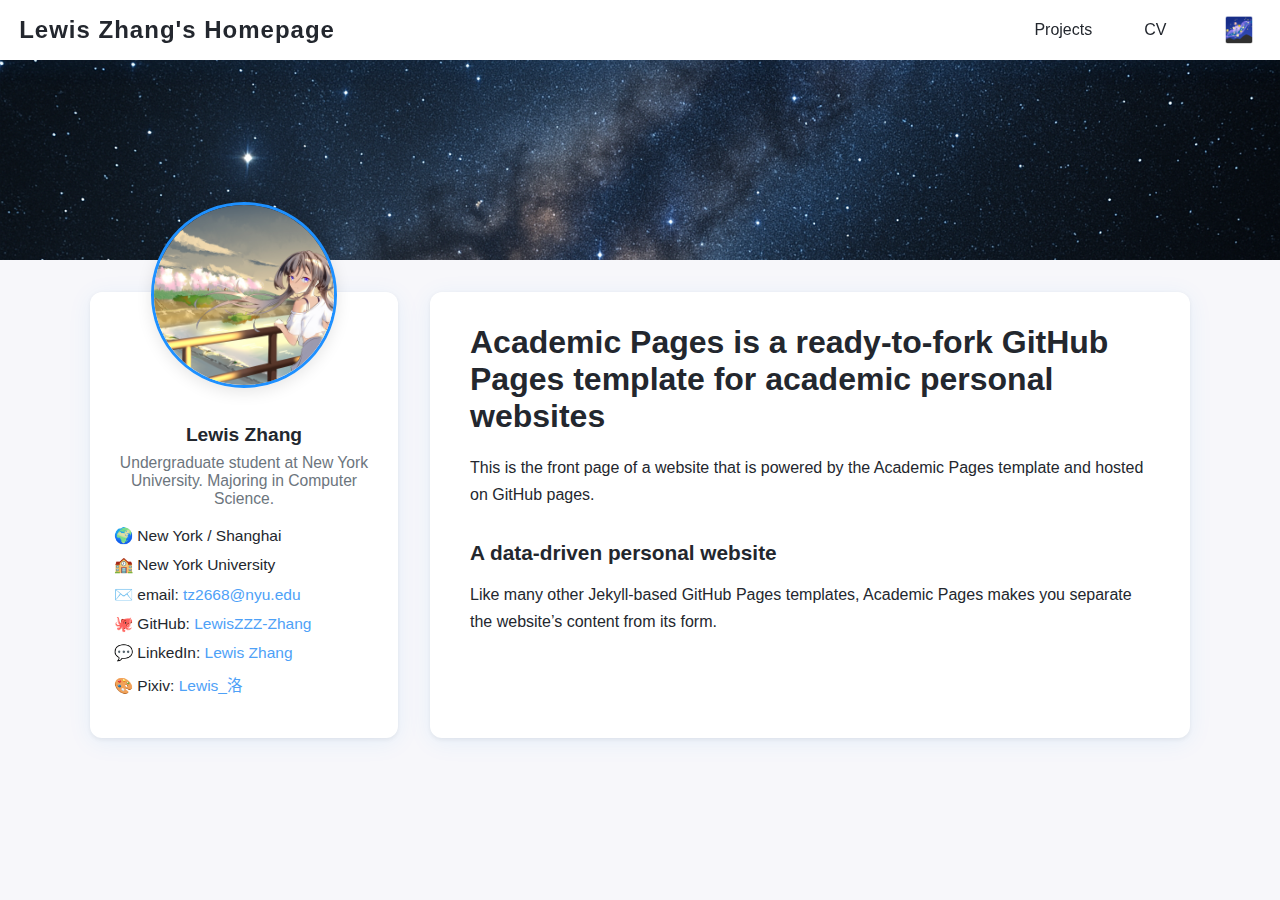
<file: index.html>
<!DOCTYPE html>
<html lang="zh-CN">
<head>
    <meta charset="UTF-8">
    <title>Lewis Zhang NYU</title>
    <link rel="stylesheet" href="styles.css">
</head>

<body class="light-mode">
<!-- ...existing code... -->
    <div class="topbar">
        <div class="site-title">Lewis Zhang's Homepage</div>
        <div class="topbar-right">
            <nav class="navbar">
                <!-- <a href="#">Publications</a> -->
                <!-- <a href="#">Talks</a> -->
                <!-- <a href="#">Teaching</a> -->
                <!-- <a href="#">Portfolio</a> -->
                <!-- <a href="#">Blog Posts</a> -->
                <a href="#">Projects</a>
                <a href="#">CV</a>
                <!-- <a href="#">Guide</a> -->
            </nav>
            <button id="theme-toggle" title="切换亮/暗模式">🌌</button>
        </div>
    </div>

    <div class="header-banner">
        <img src="assets/2.png" alt="头图" />
    </div>

<!-- ...existing code... -->
    <div class="container">
        <aside class="sidebar">
            <div class="sidebar-photo">
                <img src="assets/1.JPG" alt="个人照片">
            </div>
            <div class="sidebar-name">Lewis Zhang</div>
            <div class="sidebar-bio">Undergraduate student at New York University. Majoring in Computer Science.</div>
            <ul class="sidebar-info">
                <li>🌍 New York / Shanghai</li>
                <li>🏫 New York University</li>
                <li>✉️ email: <a href="mailto:tz2668@nyu.edu">tz2668@nyu.edu</a></li>
                <!-- <li>🔗 Google Scholar</li> -->
                <!-- <li>🟢 ORCID</li> -->
                <!-- <li>🔬 PubMed</li> -->
                <li>🐙 GitHub: <a href="https://github.com/LewisZZZ-Zhang">LewisZZZ-Zhang</a></li>
                <li>💬 LinkedIn: <a href="https://www.linkedin.com/in/tianluo-zhang-804442334/">Lewis Zhang</a>
                <li>🎨 Pixiv: <a href="https://www.pixiv.net/users/67640367">Lewis_洛</a></li>

                <!-- <li>🦋 Bluesky</li> -->

            </ul>
        </aside>
        <main class="main-content">
            <h1>Academic Pages is a ready-to-fork GitHub Pages template for academic personal websites</h1>
            <p>
                This is the front page of a website that is powered by the Academic Pages template and hosted on GitHub pages.
                <!-- 这里可以继续添加内容 -->
            </p>
            <h2>A data-driven personal website</h2>
            <p>
                Like many other Jekyll-based GitHub Pages templates, Academic Pages makes you separate the website’s content from its form.
                <!-- 这里可以继续添加内容 -->
            </p>
        </main>
    </div>
</body>
</html>

<script>
document.getElementById('theme-toggle').onclick = function() {
    document.body.classList.toggle('light-mode');
    this.textContent = document.body.classList.contains('light-mode') ? '🌅' : '🌌';
};
</script>
</file>
<file: styles.css>
/* 基础样式 */
body {
    margin: 0;
    font-family: 'Segoe UI', 'Helvetica Neue', Arial, 'PingFang SC', 'Hiragino Sans GB', 'Microsoft YaHei', sans-serif;
    background: #181a1b;
    color: #f3f3f3;
    transition: background 0.3s, color 0.3s;
}

a {
    color: #4ea1f7;
    text-decoration: none;
    transition: color 0.2s;
}
a:hover {
    color: #1e90ff;
}

/* 顶部栏 */
.topbar {
    position: fixed;
    top: 0;
    left: 0;
    width: 100%;
    z-index: 100;
    display: flex;
    align-items: center;
    justify-content: space-between;
    background: rgba(35,39,46, 0.9);
    padding: 0 1.2rem;
    height: 60px;
    box-shadow: 0 4px 24px rgba(0,0,0,0.13), 0 1.5px 4px rgba(0,0,0,0.10);
    backdrop-filter: blur(4px);
    min-width: 0;
    box-sizing: border-box;
}

.site-title {
    font-size: 1.5rem;
    font-weight: bold;
    letter-spacing: 1px;
    white-space: nowrap;
    overflow: hidden;
    text-overflow: ellipsis;
}

.topbar-right {
    display: flex;
    align-items: center;
    gap: 0.5rem;
    min-width: 0;
    flex-shrink: 1;
}

.navbar {
    display: flex;
    align-items: center;
    gap: 2rem;
    min-width: 0;
    flex-shrink: 1;
}

.navbar a {
    font-size: 1rem;
    color: #f3f3f3;
    padding: 6px 10px;
    border-radius: 4px;
    transition: background 0.2s;
    min-width: 0;
    flex-shrink: 1;
    white-space: nowrap;
}
.navbar a:hover {
    background: #353b48;
}


#theme-toggle {
    background: none;
    border: none;
    font-size: 1.5rem;
    cursor: pointer;
    color: #ffd700;
    transition: color 0.2s, transform 0.2s;
    border-radius: 0;
    padding: 0 0.3em;
    box-shadow: none;
    flex-shrink: 0;
    margin-left: 2rem;
}
#theme-toggle:hover {
    color: #fff;
    background: none;
    transform: scale(1.15);
}

/* 布局 */
.container {
    display: flex;
    max-width: 1100px;
    margin: 2rem auto;
    padding: 0 1rem;
    gap: 2rem;
}

/* 侧边栏 */
.sidebar {
    flex: 0 0 260px;
    background: #23272e;
    border-radius: 12px;
    padding: 2rem 1.5rem;
    box-shadow: 0 4px 32px rgba(0,0,0,0.18), 0 1.5px 4px rgba(0,0,0,0.10);
    display: flex;
    flex-direction: column;
    align-items: center;
    position: relative;
}

.sidebar-photo {
    position: absolute;
    top: -90px; /* 头像高度一半 */
    left: 50%;
    transform: translateX(-50%);
    z-index: 2;
}

.sidebar-photo img {
    width: 180px;
    height: 180px;
    border-radius: 50%;
    object-fit: cover;
    border: 3px solid #4ea1f7;
    /* margin-bottom: 1rem;  移除原有 margin-bottom */
    box-shadow: 0 4px 16px rgba(0,0,0,0.10);
}



.sidebar-name {
    font-size: 1.2rem;
    font-weight: bold;
    margin-bottom: 0.5rem;
    margin-top: 100px;
}

.sidebar-bio {
    font-size: 0.98rem;
    color: #b0b8c1;
    margin-bottom: 1.2rem;
    text-align: center;
}

.sidebar-info {
    list-style: none;
    padding: 0;
    margin: 0;
    width: 100%;
    font-size: 0.97rem;
}
.sidebar-info li {
    margin-bottom: 0.7rem;
    word-break: break-all;
}

/* 主内容区 */
.main-content {
    flex: 1 1 0;
    background: #23272e;
    border-radius: 12px;
    padding: 2rem 2.5rem;
    box-shadow: 0 2px 8px rgba(0,0,0,0.05);
}

.main-content h1 {
    font-size: 2rem;
    margin-top: 0;
    margin-bottom: 1.2rem;
}
.main-content h2 {
    font-size: 1.3rem;
    margin-top: 2rem;
    margin-bottom: 0.8rem;
}
.main-content p {
    line-height: 1.7;
    margin-bottom: 1.2rem;
}

/* 亮色模式 */
body.light-mode {
    background: #f7f7fa;
    color: #23272e;
}
body.light-mode .topbar,
body.light-mode .sidebar,
body.light-mode .main-content {
    background: #fff;
    color: #23272e;
    box-shadow: 0 2px 8px rgba(0,0,0,0.04);
}
body.light-mode .sidebar-bio {
    color: #6c757d;
}
body.light-mode .navbar a {
    color: #23272e;
}
body.light-mode .navbar a:hover {
    background: #e6f0fa;
}
body.light-mode #theme-toggle {
    color: #23272e;
}
body.light-mode #theme-toggle:hover {
    color: #ff9800;
}
body.light-mode .sidebar-photo img {
    border-color: #1e90ff;
}

body.light-mode .topbar,
body.light-mode .sidebar,
body.light-mode .main-content {
    /* ...existing code... */
    box-shadow: 0 4px 24px rgba(30,144,255,0.08), 0 1.5px 4px rgba(0,0,0,0.06);
}

/* 响应式 */
@media (max-width: 900px) {
    .container {
        flex-direction: column;
        gap: 1.5rem;
    }
    .sidebar {
        flex-direction: row;
        align-items: flex-start;
        padding: 1rem;
        gap: 1.5rem;
    }
    .sidebar-photo img {
        margin-bottom: 0;
        margin-right: 1rem;
    }
}

@media (max-width: 600px) {
    .topbar {
        flex-direction: column;
        align-items: stretch;
        height: auto;
        padding: 0.5rem;
        gap: 0.5rem;
    }
    .topbar-right {
        justify-content: flex-end;
        width: 100%;
    }
    .site-title {
        font-size: 1.1rem;
    }
    .container {
        padding: 0;
    }
    .main-content {
        padding: 1rem;
    }
    .sidebar {
        flex-direction: column;
        align-items: center;
        padding: 1rem 0.5rem;
    }
}


.header-banner img {
    width: 100%;
    max-height: 260px;
    object-fit: cover;
    display: block;
    border-radius: 0 0 0px 0px;
    /* box-shadow: 0 2px 12px rgba(0,0,0,0.10); */
    margin-bottom: 1.2rem;
    /* margin-top: 60px; */
}
</file>
